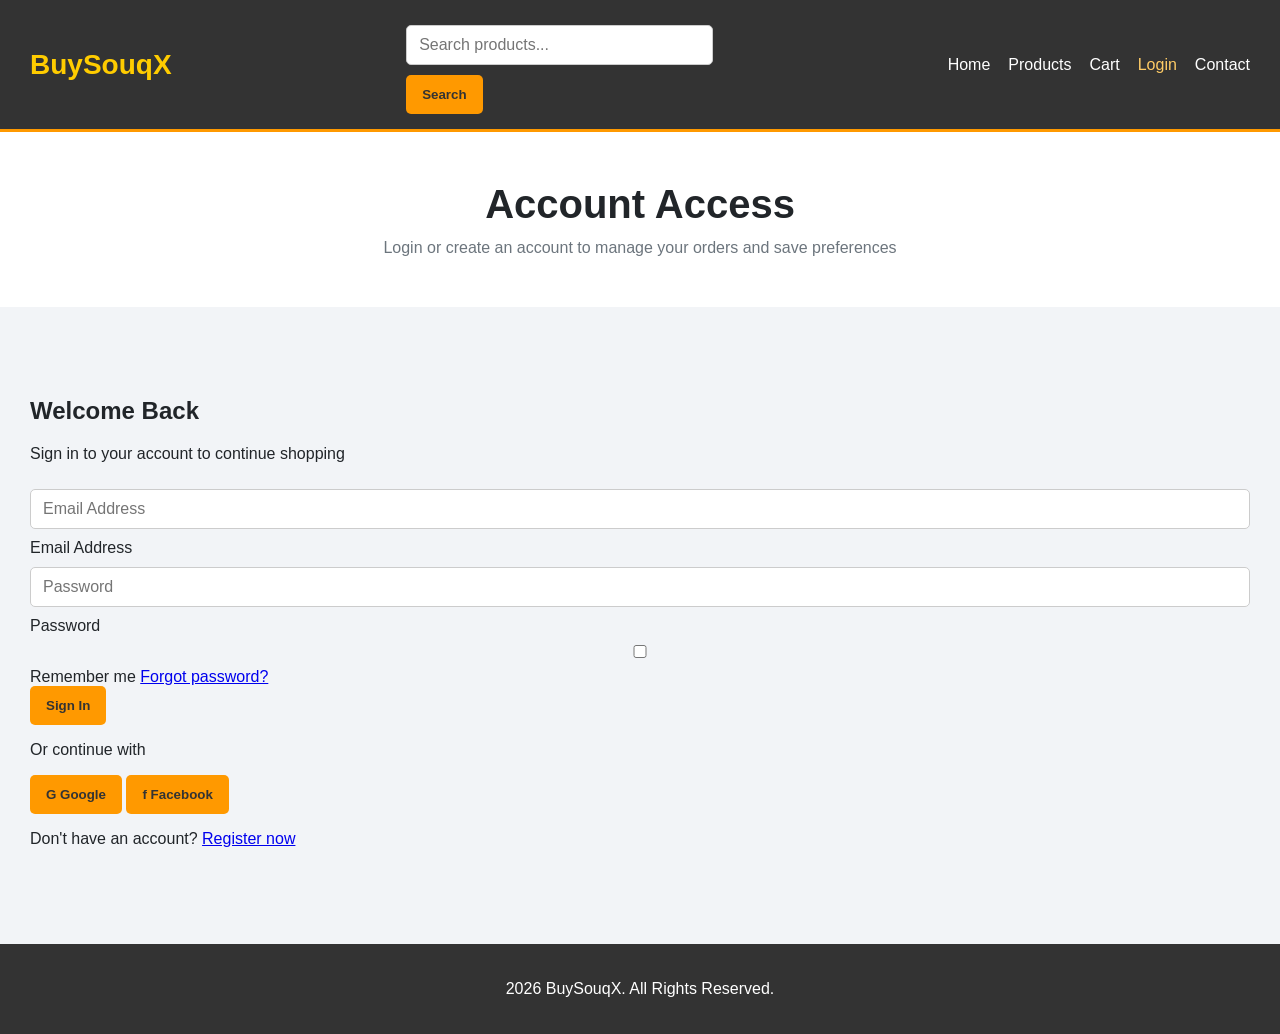
<file: account.html>
<!DOCTYPE html>
<html lang="en">
<head>
    <meta charset="UTF-8">
    <meta name="viewport" content="width=device-width, initial-scale=1.0">
    <title>BuySouqX - My Account</title>
    <link rel="stylesheet" href="style.css">
</head>
<body onload="loadAccount()">

<div class="navbar">
    <h2>BuySouqX</h2>
    <div class="search-bar">
        <input type="text" id="searchInput" placeholder="Search products..." onkeyup="handleSearch(event)">
        <button type="button" onclick="performSearch(this.closest('.search-bar'))">Search</button>
    </div>
    <div class="nav-links">
        <a href="index.html">Home</a>
        <a href="products.html">Products</a>
        <a href="cart.html">Cart <span class="cart-badge" id="cartBadge">0</span></a>
        <a href="account.html" class="active">My Account</a>
        <a href="contact.html">Contact</a>
    </div>
</div>

<div class="page-header">
    <h1>My Account</h1>
    <p>Manage your profile and view your order history</p>
</div>

<div class="section">
    <div class="account-container">
        <!-- User Profile Section -->
        <div class="account-section">
            <div class="section-header">
                <h2>Profile Information</h2>
                <button class="edit-btn" onclick="toggleEditMode()">Edit Profile</button>
            </div>
            
            <div class="profile-info" id="profileInfo">
                <div class="info-row">
                    <span class="label">Name:</span>
                    <span class="value" id="displayName">Loading...</span>
                </div>
                <div class="info-row">
                    <span class="label">Email:</span>
                    <span class="value" id="displayEmail">Loading...</span>
                </div>
                <div class="info-row">
                    <span class="label">Phone:</span>
                    <span class="value" id="displayPhone">Loading...</span>
                </div>
                <div class="info-row">
                    <span class="label">Member Since:</span>
                    <span class="value" id="displayMemberSince">Loading...</span>
                </div>
            </div>
            
            <div class="profile-edit" id="profileEdit" style="display: none;">
                <form onsubmit="updateProfile(event)">
                    <div class="input-row">
                        <div class="input-group">
                            <input type="text" id="editFirstName" placeholder="First Name" required>
                            <label for="editFirstName">First Name</label>
                        </div>
                        <div class="input-group">
                            <input type="text" id="editLastName" placeholder="Last Name" required>
                            <label for="editLastName">Last Name</label>
                        </div>
                    </div>
                    
                    <div class="input-group">
                        <input type="email" id="editEmail" placeholder="Email Address" required>
                        <label for="editEmail">Email Address</label>
                    </div>
                    
                    <div class="input-group">
                        <input type="tel" id="editPhone" placeholder="Phone Number" required>
                        <label for="editPhone">Phone Number</label>
                    </div>
                    
                    <div class="button-group">
                        <button type="submit" class="save-btn">Save Changes</button>
                        <button type="button" class="cancel-btn" onclick="toggleEditMode()">Cancel</button>
                    </div>
                </form>
            </div>
        </div>

        <!-- Order History Section -->
        <div class="account-section">
            <div class="section-header">
                <h2>Order History</h2>
                <span class="order-count" id="orderCount">0 orders</span>
            </div>
            
            <div id="ordersList">
                <p class="no-orders">You haven't placed any orders yet.</p>
            </div>
        </div>

        <!-- Quick Actions -->
        <div class="account-section">
            <div class="section-header">
                <h2>Quick Actions</h2>
            </div>
            
            <div class="action-grid">
                <div class="action-card" onclick="window.location.href='products.html'">
                    <div class="action-icon">🛍️</div>
                    <h3>Continue Shopping</h3>
                    <p>Browse our latest products</p>
                </div>
                
                <div class="action-card" onclick="window.location.href='cart.html'">
                    <div class="action-icon">🛒</div>
                    <h3>View Cart</h3>
                    <p>Check your shopping cart</p>
                </div>
                
                <div class="action-card" onclick="window.location.href='contact.html'">
                    <div class="action-icon">📞</div>
                    <h3>Contact Support</h3>
                    <p>Get help with your orders</p>
                </div>
                
                <div class="action-card" onclick="logout()">
                    <div class="action-icon">🚪</div>
                    <h3>Logout</h3>
                    <p>Sign out of your account</p>
                </div>
            </div>
        </div>
    </div>
</div>

<footer>
    <p>© 2026 BuySouqX. All Rights Reserved.</p>
</footer>

<script>
function handleSearch(event) {
    if (event.key === 'Enter') {
        performSearch();
    }
}

function performSearch() {
    let searchValue = document.getElementById('searchInput').value.trim();
    if (searchValue) {
        window.location.href = `products.html?search=${encodeURIComponent(searchValue)}`;
    }
}

function loadAccount() {
    // Check if user is logged in
    const session = JSON.parse(localStorage.getItem('userSession')) || 
                   JSON.parse(sessionStorage.getItem('userSession'));
    
    if (!session) {
        alert('Please login to view your account.');
        window.location.href = 'login.html';
        return;
    }
    
    // Load user profile
    loadUserProfile(session);
    
    // Load order history
    loadOrderHistory(session.email);
}

function loadUserProfile(session) {
    document.getElementById('displayName').textContent = `${session.firstName} ${session.lastName}`;
    document.getElementById('displayEmail').textContent = session.email;
    document.getElementById('displayPhone').textContent = session.phone;
    
    // Get registration date from users database
    const users = JSON.parse(localStorage.getItem('users')) || [];
    const user = users.find(u => u.email === session.email);
    
    if (user && user.registrationDate) {
        const regDate = new Date(user.registrationDate);
        document.getElementById('displayMemberSince').textContent = regDate.toLocaleDateString('en-US', {
            year: 'numeric',
            month: 'long',
            day: 'numeric'
        });
    } else {
        document.getElementById('displayMemberSince').textContent = 'Recent';
    }
}

function loadOrderHistory(userEmail) {
    const orders = JSON.parse(localStorage.getItem('orders')) || [];
    const userOrders = orders.filter(order => order.customer.email === userEmail);
    
    const ordersList = document.getElementById('ordersList');
    const orderCount = document.getElementById('orderCount');
    
    if (userOrders.length === 0) {
        ordersList.innerHTML = '<p class="no-orders">You haven\'t placed any orders yet.</p>';
        orderCount.textContent = '0 orders';
        return;
    }
    
    orderCount.textContent = `${userOrders.length} order${userOrders.length > 1 ? 's' : ''}`;
    
    ordersList.innerHTML = userOrders.reverse().map((order, index) => {
        const orderDate = new Date(order.orderDate);
        const orderNumber = userOrders.length - index;
        
        return `
            <div class="order-card">
                <div class="order-header">
                    <div class="order-number">Order #${orderNumber}</div>
                    <div class="order-date">${orderDate.toLocaleDateString()}</div>
                    <div class="order-status">${order.status || 'Processing'}</div>
                </div>
                <div class="order-items">
                    <p>${order.items.length} item${order.items.length > 1 ? 's' : ''}</p>
                </div>
                <div class="order-total">
                    <span>Total: ${order.total}</span>
                </div>
            </div>
        `;
    }).join('');
}

function toggleEditMode() {
    const profileInfo = document.getElementById('profileInfo');
    const profileEdit = document.getElementById('profileEdit');
    
    if (profileEdit.style.display === 'none') {
        // Switch to edit mode
        profileInfo.style.display = 'none';
        profileEdit.style.display = 'block';
        
        // Load current values into edit form
        const session = JSON.parse(localStorage.getItem('userSession')) || 
                       JSON.parse(sessionStorage.getItem('userSession'));
        
        const users = JSON.parse(localStorage.getItem('users')) || [];
        const user = users.find(u => u.email === session.email);
        
        if (user) {
            document.getElementById('editFirstName').value = user.firstName;
            document.getElementById('editLastName').value = user.lastName;
            document.getElementById('editEmail').value = user.email;
            document.getElementById('editPhone').value = user.phone;
        }
    } else {
        // Switch back to view mode
        profileInfo.style.display = 'block';
        profileEdit.style.display = 'none';
    }
}

function updateProfile(event) {
    event.preventDefault();
    
    const session = JSON.parse(localStorage.getItem('userSession')) || 
                   JSON.parse(sessionStorage.getItem('userSession'));
    
    const users = JSON.parse(localStorage.getItem('users')) || [];
    const userIndex = users.findIndex(u => u.email === session.email);
    
    if (userIndex === -1) {
        alert('User not found.');
        return;
    }
    
    // Update user data
    users[userIndex] = {
        ...users[userIndex],
        firstName: document.getElementById('editFirstName').value,
        lastName: document.getElementById('editLastName').value,
        email: document.getElementById('editEmail').value,
        phone: document.getElementById('editPhone').value
    };
    
    // Save updated users
    localStorage.setItem('users', JSON.stringify(users));
    
    // Update session
    session.firstName = users[userIndex].firstName;
    session.lastName = users[userIndex].lastName;
    session.email = users[userIndex].email;
    session.phone = users[userIndex].phone;
    
    if (localStorage.getItem('userSession')) {
        localStorage.setItem('userSession', JSON.stringify(session));
    } else {
        sessionStorage.setItem('userSession', JSON.stringify(session));
    }
    
    // Reload profile display
    loadUserProfile(session);
    toggleEditMode();
    
    alert('Profile updated successfully!');
}

function logout() {
    if (confirm('Are you sure you want to logout?')) {
        localStorage.removeItem('userSession');
        sessionStorage.removeItem('userSession');
        window.location.href = 'login.html';
    }
}
</script>
<script src="auth.js"></script>
<script src="script.js"></script>
<style>
.account-container {
    max-width: 800px;
    margin: 0 auto;
}

.account-section {
    background: linear-gradient(135deg, #ffffff 0%, #f8f9fa 100%);
    border-radius: 16px;
    padding: 30px;
    margin-bottom: 25px;
    box-shadow: 0 8px 25px rgba(0, 0, 0, 0.08);
    border: 1px solid rgba(255, 153, 0, 0.1);
}

.section-header {
    display: flex;
    justify-content: space-between;
    align-items: center;
    margin-bottom: 25px;
    padding-bottom: 15px;
    border-bottom: 2px solid #ff9900;
}

.section-header h2 {
    color: #131921;
    font-size: 24px;
    font-weight: 700;
    margin: 0;
}

.edit-btn {
    background: linear-gradient(135deg, #ff9900 0%, #ffaa00 100%);
    color: #131921;
    border: none;
    padding: 8px 20px;
    font-size: 14px;
    font-weight: 600;
    border-radius: 20px;
    cursor: pointer;
    transition: all 0.3s ease;
}

.edit-btn:hover {
    transform: translateY(-2px);
    box-shadow: 0 4px 12px rgba(255, 153, 0, 0.3);
}

.order-count {
    color: #6c757d;
    font-size: 14px;
    font-weight: 500;
}

.info-row {
    display: flex;
    justify-content: space-between;
    padding: 12px 0;
    border-bottom: 1px solid #e9ecef;
}

.info-row:last-child {
    border-bottom: none;
}

.label {
    font-weight: 600;
    color: #131921;
    min-width: 120px;
}

.value {
    color: #6c757d;
    font-weight: 500;
}

.input-row {
    display: flex;
    gap: 15px;
    margin-bottom: 20px;
}

.input-row .input-group {
    flex: 1;
}

.input-group {
    position: relative;
    margin-bottom: 20px;
}

.input-group input {
    width: 100%;
    padding: 12px 15px;
    border: 2px solid #e9ecef;
    border-radius: 8px;
    font-size: 14px;
    transition: all 0.3s ease;
}

.input-group input:focus {
    outline: none;
    border-color: #ff9900;
    box-shadow: 0 0 0 3px rgba(255, 153, 0, 0.1);
}

.input-group label {
    position: absolute;
    top: -8px;
    left: 10px;
    background: white;
    padding: 0 5px;
    color: #6c757d;
    font-size: 11px;
    font-weight: 600;
    text-transform: uppercase;
}

.button-group {
    display: flex;
    gap: 15px;
    margin-top: 20px;
}

.save-btn {
    background: linear-gradient(135deg, #28a745 0%, #34ce57 100%);
    color: white;
    border: none;
    padding: 10px 20px;
    font-size: 14px;
    font-weight: 600;
    border-radius: 8px;
    cursor: pointer;
    transition: all 0.3s ease;
}

.cancel-btn {
    background: #6c757d;
    color: white;
    border: none;
    padding: 10px 20px;
    font-size: 14px;
    font-weight: 600;
    border-radius: 8px;
    cursor: pointer;
    transition: all 0.3s ease;
}

.save-btn:hover {
    transform: translateY(-2px);
    box-shadow: 0 4px 12px rgba(40, 167, 69, 0.3);
}

.cancel-btn:hover {
    background: #5a6268;
}

.order-card {
    background: white;
    border-radius: 12px;
    padding: 20px;
    margin-bottom: 15px;
    border: 1px solid #e9ecef;
    transition: all 0.3s ease;
}

.order-card:hover {
    box-shadow: 0 4px 12px rgba(0, 0, 0, 0.1);
}

.order-header {
    display: flex;
    justify-content: space-between;
    align-items: center;
    margin-bottom: 15px;
}

.order-number {
    font-weight: 700;
    color: #131921;
}

.order-date {
    color: #6c757d;
    font-size: 14px;
}

.order-status {
    background: #28a745;
    color: white;
    padding: 4px 12px;
    border-radius: 20px;
    font-size: 12px;
    font-weight: 600;
}

.order-items {
    margin-bottom: 10px;
}

.order-items p {
    color: #6c757d;
    font-size: 14px;
    margin: 0;
}

.order-total {
    text-align: right;
}

.order-total span {
    font-weight: 700;
    color: #b12704;
    font-size: 16px;
}

.no-orders {
    text-align: center;
    color: #6c757d;
    padding: 40px 0;
}

.action-grid {
    display: grid;
    grid-template-columns: repeat(auto-fit, minmax(200px, 1fr));
    gap: 20px;
}

.action-card {
    background: white;
    border-radius: 12px;
    padding: 25px;
    text-align: center;
    border: 1px solid #e9ecef;
    transition: all 0.3s ease;
    cursor: pointer;
}

.action-card:hover {
    transform: translateY(-5px);
    box-shadow: 0 8px 25px rgba(0, 0, 0, 0.1);
    border-color: #ff9900;
}

.action-icon {
    font-size: 48px;
    margin-bottom: 15px;
}

.action-card h3 {
    color: #131921;
    font-size: 18px;
    font-weight: 700;
    margin: 0 0 10px 0;
}

.action-card p {
    color: #6c757d;
    font-size: 14px;
    margin: 0;
}

@media (max-width: 768px) {
    .account-container {
        padding: 0 20px;
    }
    
    .section-header {
        flex-direction: column;
        align-items: flex-start;
        gap: 10px;
    }
    
    .input-row {
        flex-direction: column;
        gap: 10px;
    }
    
    .button-group {
        flex-direction: column;
    }
    
    .order-header {
        flex-direction: column;
        align-items: flex-start;
        gap: 10px;
    }
    
    .action-grid {
        grid-template-columns: 1fr;
    }
}
</style>

</body>
</html>
</file>
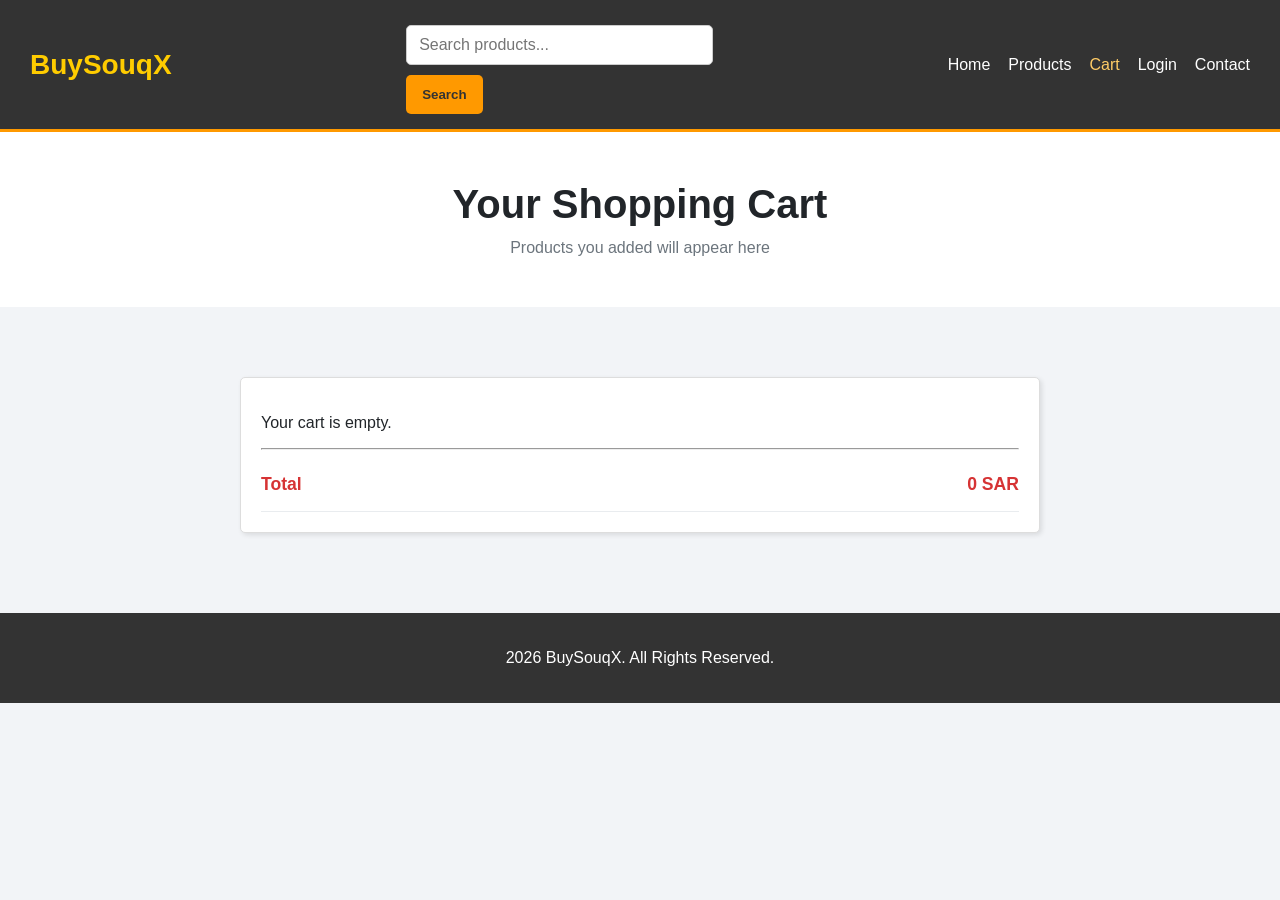
<file: cart.html>
<!DOCTYPE html>
<html lang="en">
<head>
    <meta charset="UTF-8">
    <meta name="viewport" content="width=device-width, initial-scale=1.0">
    <title>BuySouqX - Cart</title>
    <link rel="stylesheet" href="style.css">
</head>
<body onload="showCart()">

<div class="navbar">
    <h2>BuySouqX</h2>

    <div class="search-bar">
        <input type="text" id="searchInput" placeholder="Search products..." onkeyup="handleSearch(event)">
        <button type="button" onclick="performSearch(this.closest('.search-bar'))">Search</button>
    </div>

    <div class="nav-links">
        <a href="index.html">Home</a>
        <a href="products.html">Products</a>
        <a href="cart.html" class="active">Cart <span class="cart-badge" id="cartBadge">0</span></a>
        <a href="login.html">Login</a>
        <a href="contact.html">Contact</a>
    </div>
</div>

<div class="page-header">
    <h1>Your Shopping Cart</h1>
    <p>Products you added will appear here</p>
</div>

<div class="section">
    <div class="cart-box">
        <div id="cartItems"></div>

        <hr>

        <div class="cart-item total">
            <span>Total</span>
            <b id="cartTotal">0 SAR</b>
        </div>

        <div id="cartButtons">
            <button onclick="goToCheckout()">Checkout</button>
            <button onclick="clearCart()">Clear Cart</button>
        </div>
    </div>
</div>

<footer>
    <p> 2026 BuySouqX. All Rights Reserved.</p>
</footer>

<script src="script.js"></script>
<script src="auth.js"></script>
<script>
function handleSearch(event) {
    if (event.key === 'Enter') {
        performSearch();
    }
}

function performSearch() {
    let searchValue = document.getElementById('searchInput').value.trim();
    if (searchValue) {
        window.location.href = `products.html?search=${encodeURIComponent(searchValue)}`;
    }
}

function goToCheckout() {
    let cart = JSON.parse(localStorage.getItem("cart")) || [];
    if (cart.length === 0) {
        alert("Your cart is empty. Add items before checkout.");
        return;
    }
    window.location.href = "Checkout.html";
}
</script>
</body>
</html>
</file>
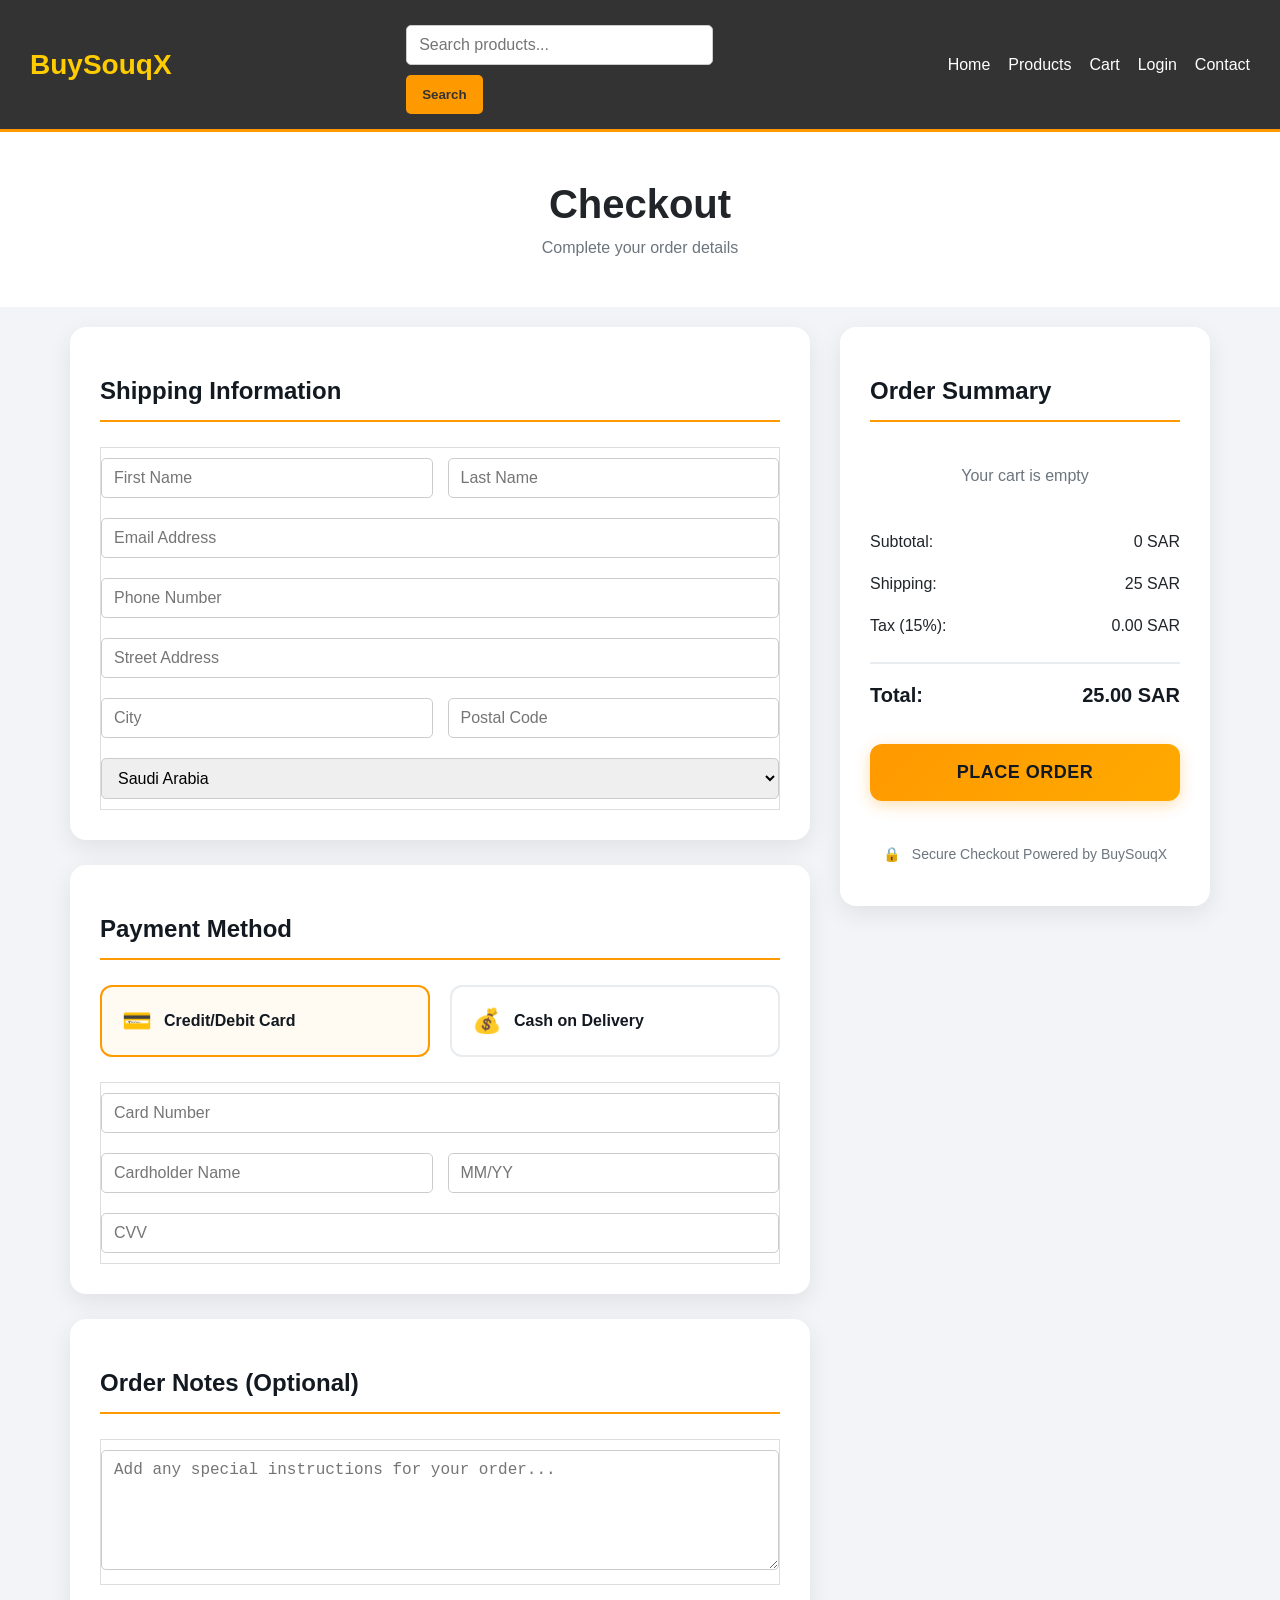
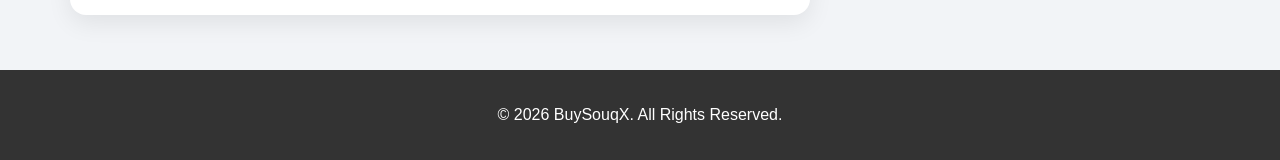
<file: Checkout.html>
<!DOCTYPE html>
<html lang="en">
<head>
    <meta charset="UTF-8">
    <meta name="viewport" content="width=device-width, initial-scale=1.0">
    <title>BuySouqX - Checkout</title>
    <link rel="stylesheet" href="style.css">
</head>
<body onload="loadCheckout()">

<div class="navbar">
    <h2>BuySouqX</h2>

    <div class="search-bar">
        <input type="text" id="searchInput" placeholder="Search products..." onkeyup="handleSearch(event)">
        <button type="button" onclick="performSearch(this.closest('.search-bar'))">Search</button>
    </div>

    <div class="nav-links">
        <a href="index.html">Home</a>
        <a href="products.html">Products</a>
        <a href="cart.html">Cart <span class="cart-badge" id="cartBadge">0</span></a>
        <a href="login.html">Login</a>
        <a href="contact.html">Contact</a>
    </div>
</div>

<div class="page-header">
    <h1>Checkout</h1>
    <p>Complete your order details</p>
</div>

<div class="section checkout-container">
    <div class="checkout-main">
        <!-- Shipping Information -->
        <div class="checkout-section">
            <h2>Shipping Information</h2>
            <div class="form-box checkout-form">
                <div class="form-row">
                    <input type="text" id="firstName" placeholder="First Name" required>
                    <input type="text" id="lastName" placeholder="Last Name" required>
                </div>
                <input type="email" id="email" placeholder="Email Address" required>
                <input type="tel" id="phone" placeholder="Phone Number" required>
                <input type="text" id="address" placeholder="Street Address" required>
                <div class="form-row">
                    <input type="text" id="city" placeholder="City" required>
                    <input type="text" id="postalCode" placeholder="Postal Code" required>
                </div>
                <select id="country" required>
                    <option value="">Select Country</option>
                    <option value="SA" selected>Saudi Arabia</option>
                    <option value="AE">United Arab Emirates</option>
                    <option value="QA">Qatar</option>
                    <option value="KW">Kuwait</option>
                    <option value="BH">Bahrain</option>
                    <option value="OM">Oman</option>
                </select>
            </div>
        </div>

        <!-- Payment Method -->
        <div class="checkout-section">
            <h2>Payment Method</h2>
            <div class="payment-options">
                <div class="payment-option" onclick="selectPayment('card')">
                    <input type="radio" name="payment" value="card" id="paymentCard" checked>
                    <label for="paymentCard">
                        <span class="payment-icon">💳</span>
                        Credit/Debit Card
                    </label>
                </div>
                <div class="payment-option" onclick="selectPayment('cod')">
                    <input type="radio" name="payment" value="cod" id="paymentCOD">
                    <label for="paymentCOD">
                        <span class="payment-icon">💰</span>
                        Cash on Delivery
                    </label>
                </div>
            </div>

            <div class="form-box checkout-form" id="cardPaymentForm">
                <input type="text" id="cardNumber" placeholder="Card Number" maxlength="19">
                <div class="form-row">
                    <input type="text" id="cardName" placeholder="Cardholder Name">
                    <input type="text" id="expiryDate" placeholder="MM/YY" maxlength="5">
                </div>
                <input type="text" id="cvv" placeholder="CVV" maxlength="3">
            </div>
        </div>

        <!-- Order Notes -->
        <div class="checkout-section">
            <h2>Order Notes (Optional)</h2>
            <div class="form-box checkout-form">
                <textarea id="orderNotes" placeholder="Add any special instructions for your order..."></textarea>
            </div>
        </div>
    </div>

    <!-- Order Summary -->
    <div class="checkout-sidebar">
        <div class="order-summary">
            <h2>Order Summary</h2>
            <div id="checkoutItems"></div>
            
            <div class="summary-row">
                <span>Subtotal:</span>
                <span id="subtotal">0 SAR</span>
            </div>
            <div class="summary-row">
                <span>Shipping:</span>
                <span id="shipping">0 SAR</span>
            </div>
            <div class="summary-row">
                <span>Tax (15%):</span>
                <span id="tax">0 SAR</span>
            </div>
            <div class="summary-row total-row">
                <span>Total:</span>
                <span id="totalAmount">0 SAR</span>
            </div>

            <button class="checkout-btn" onclick="placeOrder()">
                Place Order
            </button>
            
            <p class="secure-checkout">
                <span class="lock-icon">🔒</span>
                Secure Checkout Powered by BuySouqX
            </p>
        </div>
    </div>
</div>

<footer>
    <p>© 2026 BuySouqX. All Rights Reserved.</p>
</footer>

<script src="auth.js"></script>
<script src="script.js"></script>

<script>
function handleSearch(event) {
    if (event.key === 'Enter') {
        performSearch();
    }
}

function performSearch() {
    let searchValue = document.getElementById('searchInput').value.trim();
    if (searchValue) {
        window.location.href = `products.html?search=${encodeURIComponent(searchValue)}`;
    }
}

function loadCheckout() {
    displayOrderSummary();
    calculateTotals();
}

function displayOrderSummary() {
    let cart = JSON.parse(localStorage.getItem("cart")) || [];
    let checkoutItems = document.getElementById("checkoutItems");
    
    if (cart.length === 0) {
        checkoutItems.innerHTML = "<p class='empty-cart'>Your cart is empty</p>";
        return;
    }
    
    checkoutItems.innerHTML = cart.map(item => `
        <div class="checkout-item">
            <div class="item-info">
                <h4>${item.name}</h4>
                <p>Quantity: ${item.quantity}</p>
            </div>
            <div class="item-price">
                <span>${(item.price * item.quantity)} SAR</span>
            </div>
        </div>
    `).join('');
}

function calculateTotals() {
    let cart = JSON.parse(localStorage.getItem("cart")) || [];
    let subtotal = 0;
    
    cart.forEach(item => {
        subtotal += item.price * item.quantity;
    });
    
    let shipping = subtotal > 200 ? 0 : 25;
    let tax = subtotal * 0.15;
    let total = subtotal + shipping + tax;
    
    document.getElementById("subtotal").textContent = `${subtotal} SAR`;
    document.getElementById("shipping").textContent = `${shipping} SAR`;
    document.getElementById("tax").textContent = `${tax.toFixed(2)} SAR`;
    document.getElementById("totalAmount").textContent = `${total.toFixed(2)} SAR`;
}

function selectPayment(method) {
    document.getElementById('paymentCard').checked = method === 'card';
    document.getElementById('paymentCOD').checked = method === 'cod';
    
    const cardForm = document.getElementById('cardPaymentForm');
    if (method === 'card') {
        cardForm.style.display = 'block';
    } else {
        cardForm.style.display = 'none';
    }
}

function placeOrder() {
    // Validate required fields
    const requiredFields = ['firstName', 'lastName', 'email', 'phone', 'address', 'city', 'postalCode'];
    const paymentMethod = document.querySelector('input[name="payment"]:checked').value;
    
    for (let field of requiredFields) {
        if (!document.getElementById(field).value.trim()) {
            alert(`Please fill in all required fields`);
            return;
        }
    }
    
    if (paymentMethod === 'card') {
        const cardFields = ['cardNumber', 'cardName', 'expiryDate', 'cvv'];
        for (let field of cardFields) {
            if (!document.getElementById(field).value.trim()) {
                alert(`Please fill in all card details`);
                return;
            }
        }
    }
    
    // Process order
    const orderData = {
        customer: {
            firstName: document.getElementById('firstName').value,
            lastName: document.getElementById('lastName').value,
            email: document.getElementById('email').value,
            phone: document.getElementById('phone').value,
            address: document.getElementById('address').value,
            city: document.getElementById('city').value,
            postalCode: document.getElementById('postalCode').value,
            country: document.getElementById('country').value
        },
        payment: paymentMethod,
        notes: document.getElementById('orderNotes').value,
        items: JSON.parse(localStorage.getItem("cart")) || [],
        total: document.getElementById('totalAmount').textContent,
        orderDate: new Date().toISOString()
    };
    
    // Save order (in real app, this would go to a server)
    let orders = JSON.parse(localStorage.getItem("orders")) || [];
    orders.push(orderData);
    localStorage.setItem("orders", JSON.stringify(orders));
    
    // Clear cart
    localStorage.removeItem("cart");
    
    // Show success message and redirect
    alert(`Order placed successfully! Your order #${orders.length} has been confirmed.`);
    window.location.href = "index.html";
}

// Format card number input
document.getElementById('cardNumber')?.addEventListener('input', function(e) {
    let value = e.target.value.replace(/\s/g, '');
    let formattedValue = value.match(/.{1,4}/g)?.join(' ') || value;
    e.target.value = formattedValue;
});

// Format expiry date input
document.getElementById('expiryDate')?.addEventListener('input', function(e) {
    let value = e.target.value.replace(/\D/g, '');
    if (value.length >= 2) {
        value = value.slice(0, 2) + '/' + value.slice(2, 4);
    }
    e.target.value = value;
});
</script>

<style>
.checkout-container {
    display: flex;
    gap: 30px;
    max-width: 1200px;
    margin: 0 auto;
    padding: 0 30px;
}

.checkout-main {
    flex: 2;
}

.checkout-sidebar {
    flex: 1;
    position: sticky;
    top: 100px;
    height: fit-content;
}

.checkout-section {
    background: white;
    border-radius: 16px;
    padding: 30px;
    margin-bottom: 25px;
    box-shadow: 0 8px 25px rgba(0, 0, 0, 0.08);
}

.checkout-section h2 {
    color: #131921;
    font-size: 24px;
    font-weight: 700;
    margin-bottom: 25px;
    padding-bottom: 15px;
    border-bottom: 2px solid #ff9900;
}

.checkout-form {
    background: transparent;
    box-shadow: none;
    padding: 0;
    width: 100%;
    max-width: 100%;
    border-radius: 0;
}

.form-row {
    display: flex;
    gap: 15px;
}

.form-row input {
    flex: 1;
}

.checkout-item {
    display: flex;
    justify-content: space-between;
    align-items: center;
    padding: 15px 0;
    border-bottom: 1px solid #e9ecef;
}

.checkout-item:last-child {
    border-bottom: none;
}

.item-info h4 {
    margin: 0 0 5px 0;
    font-size: 16px;
    font-weight: 600;
    color: #131921;
}

.item-info p {
    margin: 0;
    color: #6c757d;
    font-size: 14px;
}

.item-price {
    font-weight: 700;
    color: #b12704;
    font-size: 16px;
}

.payment-options {
    display: flex;
    gap: 20px;
    margin-bottom: 25px;
}

.payment-option {
    flex: 1;
    position: relative;
}

.payment-option input[type="radio"] {
    position: absolute;
    opacity: 0;
}

.payment-option label {
    display: flex;
    align-items: center;
    gap: 12px;
    padding: 20px;
    border: 2px solid #e9ecef;
    border-radius: 12px;
    cursor: pointer;
    transition: all 0.3s ease;
    font-weight: 600;
    color: #131921;
}

.payment-option input[type="radio"]:checked + label {
    border-color: #ff9900;
    background: rgba(255, 153, 0, 0.05);
}

.payment-icon {
    font-size: 24px;
}

.order-summary {
    background: white;
    border-radius: 16px;
    padding: 30px;
    box-shadow: 0 8px 25px rgba(0, 0, 0, 0.08);
}

.order-summary h2 {
    color: #131921;
    font-size: 24px;
    font-weight: 700;
    margin-bottom: 25px;
    padding-bottom: 15px;
    border-bottom: 2px solid #ff9900;
}

.summary-row {
    display: flex;
    justify-content: space-between;
    padding: 12px 0;
    font-size: 16px;
}

.total-row {
    border-top: 2px solid #e9ecef;
    margin-top: 15px;
    padding-top: 20px;
    font-size: 20px;
    font-weight: 700;
    color: #131921;
}

.checkout-btn {
    width: 100%;
    background: linear-gradient(135deg, #ff9900 0%, #ffaa00 100%);
    color: #131921;
    border: none;
    padding: 18px;
    font-size: 18px;
    font-weight: 700;
    border-radius: 12px;
    cursor: pointer;
    transition: all 0.3s ease;
    text-transform: uppercase;
    letter-spacing: 0.5px;
    margin: 25px 0;
    box-shadow: 0 4px 15px rgba(255, 153, 0, 0.3);
}

.checkout-btn:hover {
    transform: translateY(-2px);
    box-shadow: 0 8px 25px rgba(255, 153, 0, 0.4);
    background: linear-gradient(135deg, #ffaa00 0%, #ffbb00 100%);
}

.secure-checkout {
    text-align: center;
    color: #6c757d;
    font-size: 14px;
    margin-top: 20px;
}

.lock-icon {
    margin-right: 8px;
}

.empty-cart {
    text-align: center;
    color: #6c757d;
    padding: 20px 0;
}

@media (max-width: 768px) {
    .checkout-container {
        flex-direction: column;
        padding: 0 20px;
    }
    
    .checkout-sidebar {
        position: static;
    }
    
    .form-row {
        flex-direction: column;
        gap: 10px;
    }
    
    .payment-options {
        flex-direction: column;
    }
}
</style>

</body>
</html>
</file>
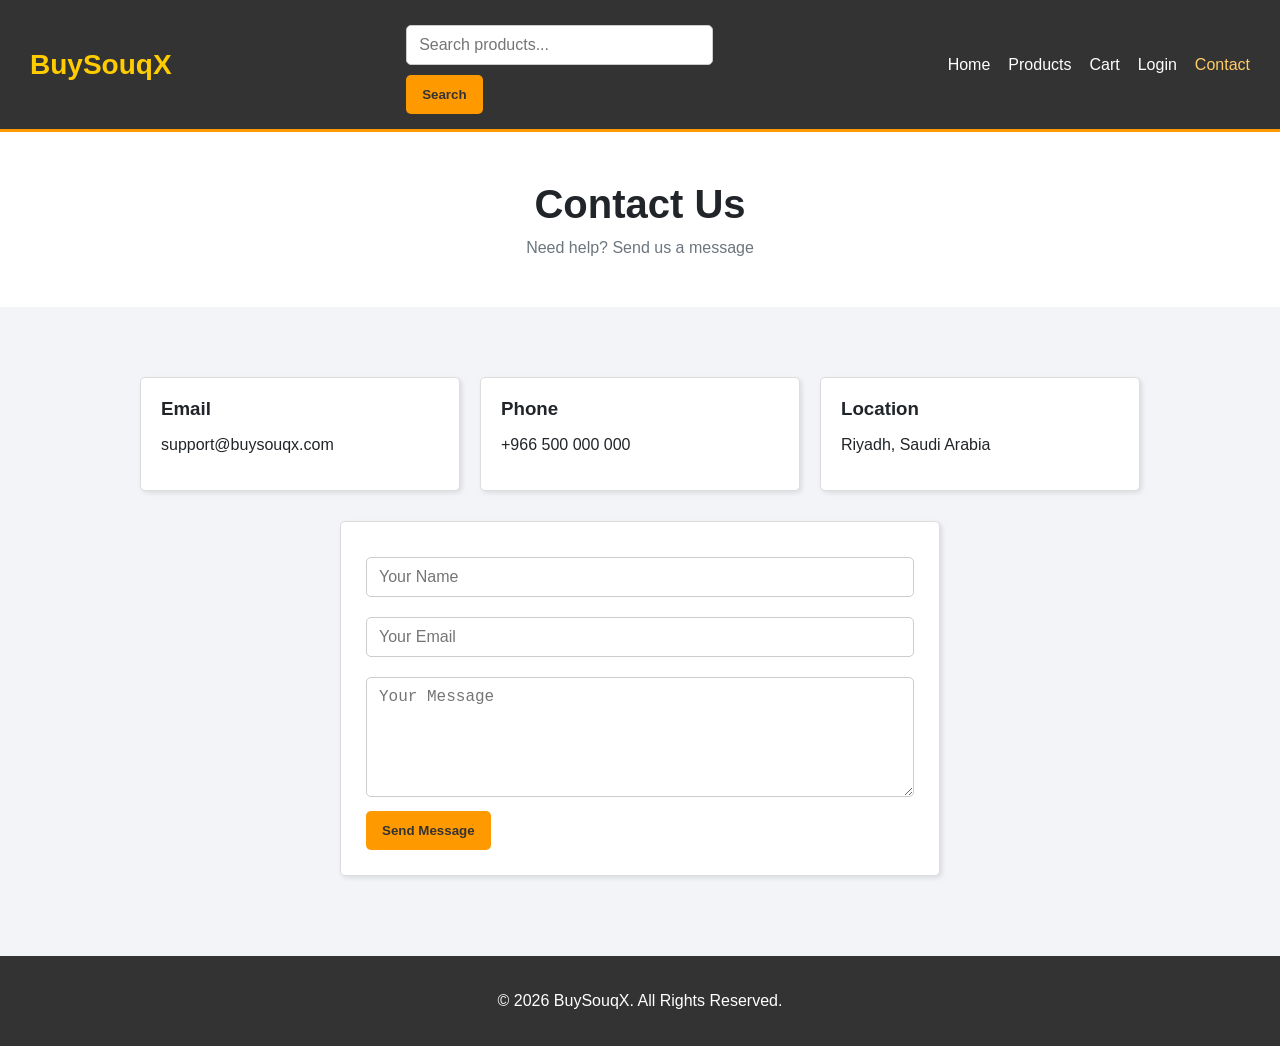
<file: contact.html>
<!DOCTYPE html>
<html lang="en">
<head>
    <meta charset="UTF-8">
    <meta name="viewport" content="width=device-width, initial-scale=1.0">
    <title>BuySouqX - Contact</title>
    <link rel="stylesheet" href="style.css">
</head>
<body>

<div class="navbar">
    <h2>BuySouqX</h2>
    <div class="search-bar">
        <input type="text" id="searchInput" placeholder="Search products..." onkeyup="handleSearch(event)">
        <button type="button" onclick="performSearch(this.closest('.search-bar'))">Search</button>
    </div>
    <div class="nav-links">
        <a href="index.html">Home</a>
        <a href="products.html">Products</a>
        <a href="cart.html">Cart <span class="cart-badge" id="cartBadge">0</span></a>
        <a href="login.html">Login</a>
        <a href="contact.html" class="active">Contact</a>
    </div>
</div>

<div class="page-header">
    <h1>Contact Us</h1>
    <p>Need help? Send us a message</p>
</div>

<div class="section">
    <div class="contact-info">
        <div>
            <h3>Email</h3>
            <p>support@buysouqx.com</p>
        </div>

        <div>
            <h3>Phone</h3>
            <p>+966 500 000 000</p>
        </div>

        <div>
            <h3>Location</h3>
            <p>Riyadh, Saudi Arabia</p>
        </div>
    </div>

    <div class="form-box">
        <form id="contactForm" onsubmit="sendContactMessage(event)">
            <input id="contactName" type="text" placeholder="Your Name" required>
            <input id="contactEmail" type="email" placeholder="Your Email" required>
            <textarea id="contactMessage" placeholder="Your Message" required></textarea>
            <button type="submit">Send Message</button>
        </form>
    </div>
</div>

<footer>
    <p>© 2026 BuySouqX. All Rights Reserved.</p>
</footer>

<script src="auth.js"></script>
<script src="script.js"></script>
</body>
</html>
</file>
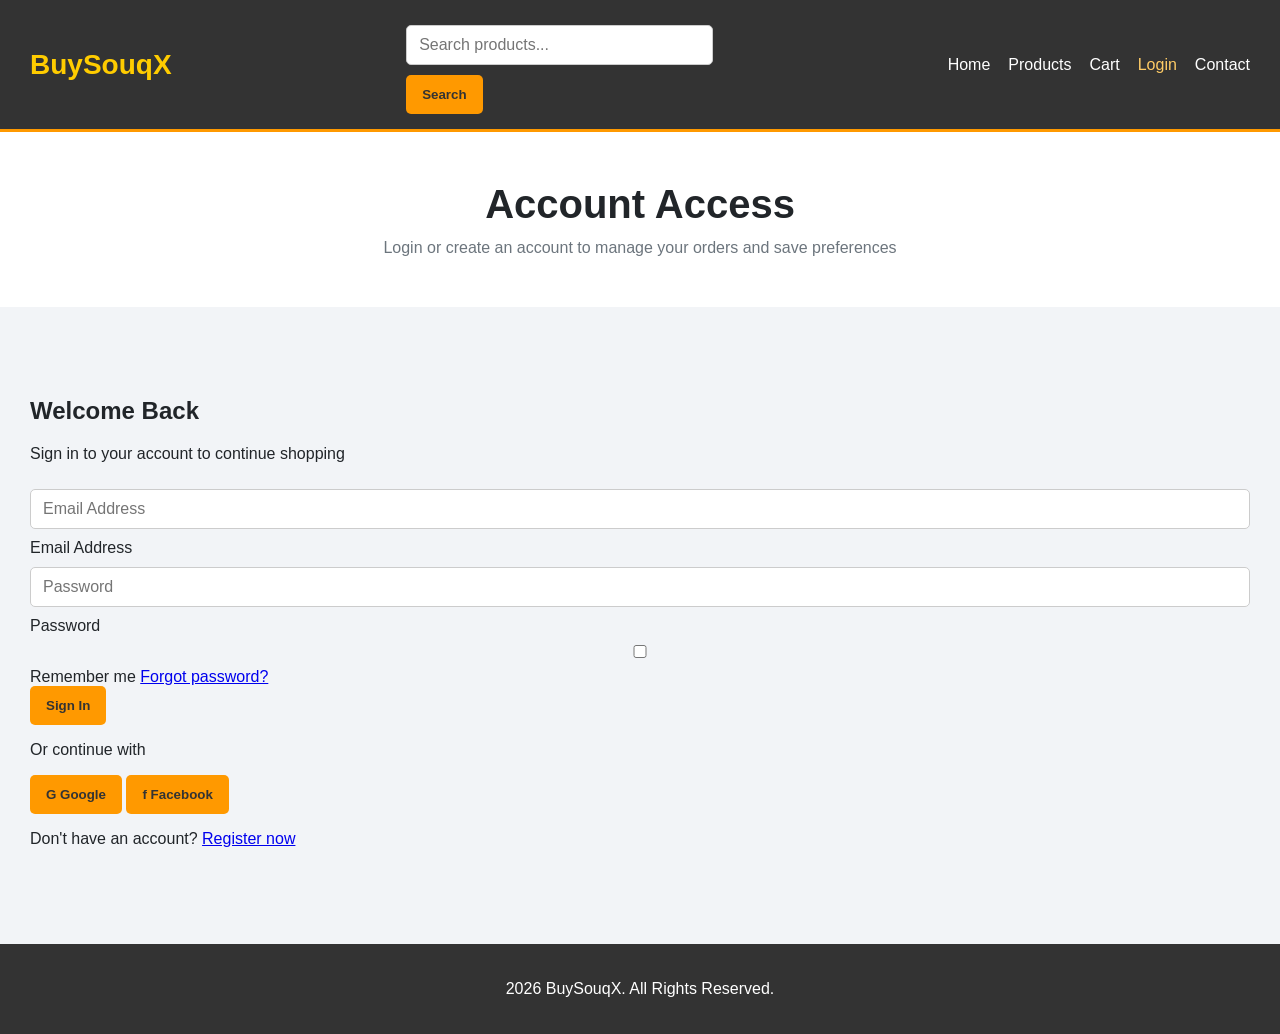
<file: login.html>
<!DOCTYPE html>
<html lang="en">
<head>
    <meta charset="UTF-8">
    <meta name="viewport" content="width=device-width, initial-scale=1.0">
    <title>BuySouqX - Login</title>
    <link rel="stylesheet" href="style.css">
</head>
<body>

<div class="navbar">
    <h2>BuySouqX</h2>
    <div class="search-bar">
        <input type="text" id="searchInput" placeholder="Search products..." onkeyup="handleSearch(event)">
        <button type="button" onclick="performSearch(this.closest('.search-bar'))">Search</button>
    </div>
    <div class="nav-links">
        <a href="index.html">Home</a>
        <a href="products.html">Products</a>
        <a href="cart.html">Cart <span class="cart-badge" id="cartBadge">0</span></a>
        <a href="login.html" class="active">Login</a>
        <a href="contact.html">Contact</a>
    </div>
</div>

<div class="page-header">
    <h1>Account Access</h1>
    <p>Login or create an account to manage your orders and save preferences</p>
</div>

<div class="section">
    <div class="auth-container">
        <!-- Login Form -->
        <div class="auth-form" id="loginForm">
            <div class="form-header">
                <h2>Welcome Back</h2>
                <p>Sign in to your account to continue shopping</p>
            </div>
            
            <form onsubmit="handleLogin(event)">
                <div class="input-group">
                    <input type="email" id="loginEmail" placeholder="Email Address" required>
                    <label for="loginEmail">Email Address</label>
                </div>
                
                <div class="input-group">
                    <input type="password" id="loginPassword" placeholder="Password" required>
                    <label for="loginPassword">Password</label>
                </div>
                
                <div class="form-options">
                    <label class="checkbox-label">
                        <input type="checkbox" id="rememberMe">
                        <span class="checkmark"></span>
                        Remember me
                    </label>
                    <a href="#" class="forgot-password">Forgot password?</a>
                </div>
                
                <button type="submit" class="auth-btn login-btn">Sign In</button>
                
                <div class="social-login">
                    <p>Or continue with</p>
                    <div class="social-buttons">
                        <button type="button" class="social-btn google-btn">
                            <span class="social-icon">G</span>
                            Google
                        </button>
                        <button type="button" class="social-btn facebook-btn">
                            <span class="social-icon">f</span>
                            Facebook
                        </button>
                    </div>
                </div>
                
                <p class="switch-auth">
                    Don't have an account? <a href="#" onclick="switchToRegister(event)">Register now</a>
                </p>
            </form>
        </div>

        <!-- Register Form -->
        <div class="auth-form" id="registerForm" style="display: none;">
            <div class="form-header">
                <h2>Create Account</h2>
                <p>Join BuySouqX for exclusive deals and faster checkout</p>
            </div>
            
            <form onsubmit="handleRegister(event)">
                <div class="input-row">
                    <div class="input-group">
                        <input type="text" id="firstName" placeholder="First Name" required>
                        <label for="firstName">First Name</label>
                    </div>
                    <div class="input-group">
                        <input type="text" id="lastName" placeholder="Last Name" required>
                        <label for="lastName">Last Name</label>
                    </div>
                </div>
                
                <div class="input-group">
                    <input type="email" id="registerEmail" placeholder="Email Address" required>
                    <label for="registerEmail">Email Address</label>
                </div>
                
                <div class="input-group">
                    <input type="tel" id="phone" placeholder="Phone Number" required>
                    <label for="phone">Phone Number</label>
                </div>
                
                <div class="input-group">
                    <input type="password" id="registerPassword" placeholder="Password" required minlength="6">
                    <label for="registerPassword">Password</label>
                </div>
                
                <div class="input-group">
                    <input type="password" id="confirmPassword" placeholder="Confirm Password" required>
                    <label for="confirmPassword">Confirm Password</label>
                </div>
                
                <div class="form-options">
                    <label class="checkbox-label">
                        <input type="checkbox" id="agreeTerms" required>
                        <span class="checkmark"></span>
                        I agree to the <a href="#">Terms of Service</a> and <a href="#">Privacy Policy</a>
                    </label>
                </div>
                
                <button type="submit" class="auth-btn register-btn">Create Account</button>
                
                <div class="social-login">
                    <p>Or sign up with</p>
                    <div class="social-buttons">
                        <button type="button" class="social-btn google-btn">
                            <span class="social-icon">G</span>
                            Google
                        </button>
                        <button type="button" class="social-btn facebook-btn">
                            <span class="social-icon">f</span>
                            Facebook
                        </button>
                    </div>
                </div>
                
                <p class="switch-auth">
                    Already have an account? <a href="#" onclick="switchToLogin(event)">Sign in</a>
                </p>
            </form>
        </div>
    </div>
</div>

<footer>
    <p> 2026 BuySouqX. All Rights Reserved.</p>
</footer>

<script src="auth.js"></script>
<script src="script.js"></script>

<script>
function handleSearch(event) {
    if (event.key === 'Enter') {
        performSearch();
    }
}

function performSearch() {
    let searchValue = document.getElementById('searchInput').value.trim();
    if (searchValue) {
        window.location.href = `products.html?search=${encodeURIComponent(searchValue)}`;
    }
}

function switchToRegister(event) {
    event.preventDefault();
    document.getElementById('loginForm').style.display = 'none';
    document.getElementById('registerForm').style.display = 'block';
    document.querySelector('.page-header h1').textContent = 'Create Account';
    document.querySelector('.page-header p').textContent = 'Join BuySouqX for exclusive deals and faster checkout';
}

function switchToLogin(event) {
    event.preventDefault();
    document.getElementById('registerForm').style.display = 'none';
    document.getElementById('loginForm').style.display = 'block';
    document.querySelector('.page-header h1').textContent = 'Welcome Back';
    document.querySelector('.page-header p').textContent = 'Sign in to your account to continue shopping';
}

function handleLogin(event) {
    event.preventDefault();
    
    const email = document.getElementById('loginEmail').value;
    const password = document.getElementById('loginPassword').value;
    const rememberMe = document.getElementById('rememberMe').checked;
    
    // Get existing users from localStorage
    const users = JSON.parse(localStorage.getItem('users')) || [];
    
    // Find user
    const user = users.find(u => u.email === email && u.password === password);
    
    if (user) {
        // Store current user session
        const session = {
            email: user.email,
            firstName: user.firstName,
            lastName: user.lastName,
            phone: user.phone,
            loginTime: new Date().toISOString()
        };
        
        if (rememberMe) {
            localStorage.setItem('userSession', JSON.stringify(session));
        } else {
            sessionStorage.setItem('userSession', JSON.stringify(session));
        }
        
        alert(`Welcome back, ${user.firstName}!`);
        window.location.href = 'index.html';
    } else {
        alert('Invalid email or password. Please try again.');
    }
}

function handleRegister(event) {
    event.preventDefault();
    
    const firstName = document.getElementById('firstName').value;
    const lastName = document.getElementById('lastName').value;
    const email = document.getElementById('registerEmail').value;
    const phone = document.getElementById('phone').value;
    const password = document.getElementById('registerPassword').value;
    const confirmPassword = document.getElementById('confirmPassword').value;
    const agreeTerms = document.getElementById('agreeTerms').checked;
    
    // Validation
    if (password !== confirmPassword) {
        alert('Passwords do not match. Please try again.');
        return;
    }
    
    if (password.length < 6) {
        alert('Password must be at least 6 characters long.');
        return;
    }
    
    if (!agreeTerms) {
        alert('Please agree to the Terms of Service and Privacy Policy.');
        return;
    }
    
    // Get existing users
    const users = JSON.parse(localStorage.getItem('users')) || [];
    
    // Check if email already exists
    if (users.find(u => u.email === email)) {
        alert('An account with this email already exists. Please use a different email or sign in.');
        return;
    }
    
    // Create new user
    const newUser = {
        firstName,
        lastName,
        email,
        phone,
        password,
        registrationDate: new Date().toISOString()
    };
    
    users.push(newUser);
    localStorage.setItem('users', JSON.stringify(users));
    
    alert('Account created successfully! You can now sign in.');
    switchToLogin(event);
    
    // Pre-fill login form
    document.getElementById('loginEmail').value = email;
}

// Social login handlers
function handleSocialLogin(provider) {
    alert(`${provider} login would be implemented here in a real application.`);
}

// Add event listeners for social buttons
document.addEventListener('DOMContentLoaded', function() {
    const socialButtons = document.querySelectorAll('.social-btn');
    socialButtons.forEach(button => {
        button.addEventListener('click', function() {
            if (this.classList.contains('google-btn')) {
                handleSocialLogin('Google');
            } else if (this.classList.contains('facebook-btn')) {
                handleSocialLogin('Facebook');
            }
        });
    });
});
</script>

</body>
</html>
</file>
<file: style.css>
body {
    margin: 0;
    font-family: 'Segoe UI', Tahoma, Geneva, Verdana, sans-serif;
    background: #f2f4f7;
    color: #212529;
}

* {
    box-sizing: border-box;
}

img {
    display: block;
    max-width: 100%;
}

.navbar {
    background: #333;
    color: white;
    padding: 15px 30px;
    display: flex;
    flex-wrap: wrap;
    justify-content: space-between;
    align-items: center;
    gap: 15px;
    border-bottom: 3px solid #ff9900;
}

.navbar h2 {
    margin: 0;
    font-size: 28px;
    font-weight: bold;
    color: #ffcc00;
}

.nav-links {
    display: flex;
    flex-wrap: wrap;
    gap: 18px;
    align-items: center;
}

.nav-links a {
    color: white;
    text-decoration: none;
    padding: 8px 0;
    transition: color 0.2s ease;
}

.nav-links a.active,
.nav-links a:hover {
    color: #ffcc66;
}

.cart-badge {
    display: inline-block;
    min-width: 18px;
    min-height: 18px;
    background: #ff9900;
    color: #333;
    border-radius: 50%;
    text-align: center;
    padding: 0 6px;
    font-size: 12px;
    margin-left: 5px;
}


.hero {
    position: relative;
    background: #333;
    color: white;
    padding: 60px 20px;
    min-height: 250px;
    display: flex;
    align-items: center;
}


.hero-content {
    position: relative;
    max-width: 100%;
    width: auto;
    display: flex;
    align-items: center;
    justify-content: space-between;
    gap: 400px;
}

.hero-text {
    flex: 1;
}

.eyebrow {
    display: inline-block;
    margin-bottom: 18px;
    color: #ffcc66;
    font-weight: 700;
    text-transform: uppercase;
    letter-spacing: 1px;
}

.hero h1 {
    font-size: clamp(1rem, 3vw, 3.5rem);
    line-height: 1.05;
    margin: 0 0 18px;
}

.hero p {
    font-size: 1rem;
    color: #f8f9fa;
}


.section {
    padding: 50px 30px;
}

.feature-grid,
.split-section {
    display: grid;
    gap: 20px;
}

.feature-grid {
    grid-template-columns: repeat(auto-fit, minmax(220px, 1fr));
}

.feature-card {
    background: white;
    border-radius: 5px;
    padding: 20px;
    box-shadow: 2px 2px 5px rgba(0,0,0,0.1);
    text-align: left;
}

.animated-gallery {
    overflow: hidden;
    padding: 40px 0 35px;
    background: #fff;
}

.animated-gallery h2 {
    text-align: center;
    margin-bottom: 24px;
    font-size: 2rem;
}

.gallery-track {
    display: flex;
    gap: 18px;
    width: max-content;
    animation: scrollGallery 30s linear infinite;
}

.gallery-item {
    min-width: 200px;
    flex: 0 0 auto;
    border-radius: 5px;
    overflow: hidden;
    box-shadow: 2px 2px 5px rgba(0,0,0,0.1);
}

.gallery-item img {
    width: 100%;
    height: 180px;
    object-fit: cover;
    display: block;
}

@keyframes scrollGallery {
    0% { transform: translateX(0); }
    100% { transform: translateX(-50%); }
}

.feature-card img {
    border-radius: 5px;
    margin-bottom: 15px;
    height: 160px;
    object-fit: cover;
}

.feature-card h3 {
    margin: 0 0 10px;
    font-size: 20px;
}

.feature-card p {
    margin: 0;
    color: #5f6770;
}

.split-section {
    grid-template-columns: 1.4fr 1fr;
    align-items: center;
}

.info-panel {
    text-align: left;
}

.info-panel h2 {
    font-size: 2.1rem;
    margin-bottom: 20px;
}

.info-panel p {
    color: #4b5563;
    line-height: 1.8;
}

.info-panel ul {
    margin: 24px 0 0;
    padding-left: 20px;
    color: #4b5563;
}

.info-panel li {
    margin-bottom: 12px;
}


.page-header {
    background: white;
    text-align: center;
    padding: 50px 30px;
    margin-bottom: 20px;
}

.page-header h1 {
    margin: 0 0 12px;
    color: #212529;
    font-size: 2.5rem;
}

.page-header p {
    margin: 0;
    color: #6c757d;
    font-size: 1rem;
}

.controls {
    max-width: 1200px;
    margin: 0 auto 30px;
    display: flex;
    gap: 16px;
    flex-wrap: wrap;
    justify-content: center;
}


.product-grid {
    max-width: 1200px;
    margin: 0 auto;
    display: grid;
    grid-template-columns: repeat(auto-fit, minmax(260px, 1fr));
    gap: 24px;
    text-align: auto;
}

.product-box {
    background: white;
    padding: 20px;
    border-radius: 5px;
    box-shadow: 2px 2px 5px rgba(0,0,0,0.1);
    border: 1px solid #ddd;
    display: flex;
    flex-direction: column;
    height: 100%;
}

.product-box img {
    height: 200px;
    object-fit: contain;
    margin: 0 auto;
}

.product-box h3 {
    margin: 16px 0 10px;
    font-size: 1.15rem;
    min-height: 50px;
}

.product-box p {
    color: #6c757d;
    margin: 0 0 16px;
    flex-grow: 1;
}

.product-box h4 {
    color: #d63334;
    font-size: 1.15rem;
    margin: 0 0 18px;
}

.product-box button {
    width: 100%;
    border-radius: 999px;
    margin-top: auto;
}

.cart-box {
    background: white;
    width: 100%;
    max-width: 800px;
    margin: auto;
    padding: 20px;
    text-align: left;
    border: 1px solid #ddd;
    border-radius: 5px;
    box-shadow: 2px 2px 5px rgba(0,0,0,0.1);
}

.cart-item {
    display: flex;
    justify-content: space-between;
    gap: 12px;
    padding: 16px 0;
    border-bottom: 1px solid #e9ecef;
    align-items: center;
}

.cart-item:last-child {
    border-bottom: none;
}

.cart-quantity {
    color: #495057;
    font-size: 0.95rem;
}

.small-btn {
    background: transparent;
    color: #d63334;
    border: 1px solid #d63334;
    border-radius: 5px;
    padding: 6px 10px;
    cursor: pointer;
    font-size: 0.9rem;
}

.total {
    font-size: 1.1rem;
    font-weight: 700;
    color: #d63334;
}

.form-box {
    background: white;
    width: 100%;
    max-width: 600px;
    margin: auto;
    padding: 25px;
    text-align: left;
    border: 1px solid #ddd;
    border-radius: 5px;
    box-shadow: 2px 2px 5px rgba(0,0,0,0.1);
}

.form-box h2 {
    margin-bottom: 22px;
    font-size: 1.7rem;
}

input, textarea, select {
    width: 100%;
    padding: 10px 12px;
    margin: 10px 0;
    border: 1px solid #ccc;
    border-radius: 5px;
    font-size: 1rem;
}

textarea {
    min-height: 120px;
    resize: vertical;
}

button {
    background: #ff9900;
    color: #333;
    border: none;
    padding: 12px 16px;
    border-radius: 5px;
    cursor: pointer;
    font-weight: bold;
}

button:hover {
    background: #ffb84d;
}

footer {
    background: #333;
    color: white;
    text-align: center;
    padding: 20px 30px;
    margin-top: 30px;
}

.contact-info {
    display: grid;
    grid-template-columns: repeat(auto-fit, minmax(220px, 1fr));
    gap: 20px;
    max-width: 1000px;
    margin: 0 auto 30px;
}

.contact-info div {
    background: white;
    padding: 20px;
    border-radius: 5px;
    border: 1px solid #ddd;
    box-shadow: 2px 2px 5px rgba(0,0,0,0.1);
}

.contact-info h3 {
    margin: 0 0 10px;
}
</file>
